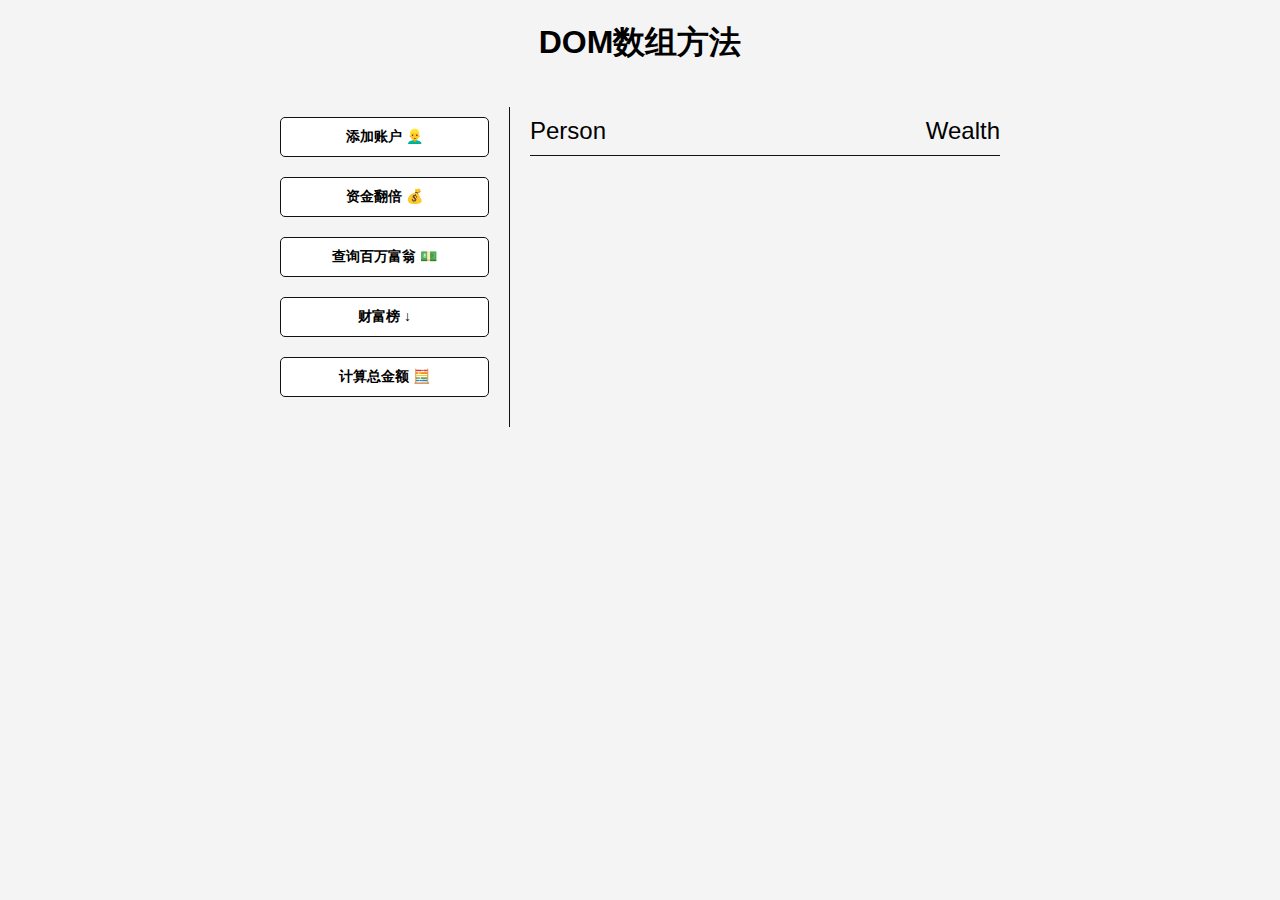
<file: DOM数组操作/index.html>
<!DOCTYPE html>
<html lang="en">
  <head>
    <meta charset="UTF-8" />
    <meta name="viewport" content="width=device-width, initial-scale=1.0" />
    <link rel="stylesheet" href="style.css" />
    <title>DOM数组方法</title>
  </head>
  <body>
    <h1>DOM数组方法</h1>
    <div class="container">
      <aside>
        <button id="add-user">添加账户 👱‍♂️</button>
        <button id="double">资金翻倍 💰</button>
        <button id="show-millionaires">查询百万富翁 💵</button>
        <button id="sort">财富榜 ↓</button>
        <button id="calculate-wealth">计算总金额 🧮</button>
      </aside>

      <main id="main">
        <h2>
          <strong>Person</strong>
          Wealth
        </h2>
      </main>
    </div>
    <script src="script.js"></script>
  </body>
</html>
</file>
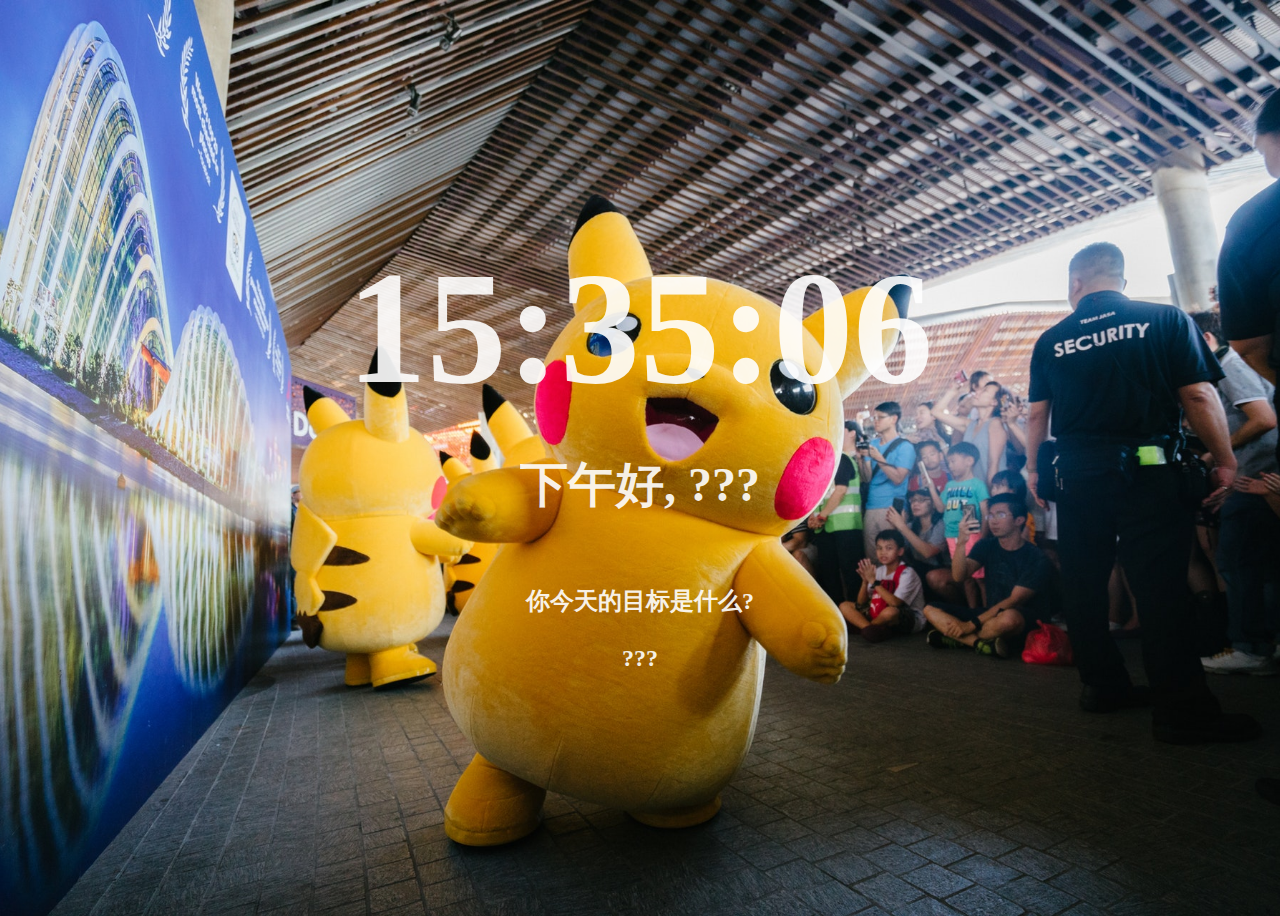
<file: 动态时间页面/index.html>
<!DOCTYPE html>
<html lang="en">
  <head>
    <meta charset="UTF-8" />
    <meta http-equiv="X-UA-Compatible" content="IE=edge" />
    <meta name="viewport" content="width=device-width, initial-scale=1.0" />
    <link rel="stylesheet" href="style.css" />
    <title>Document</title>
  </head>
  <body>
    <time id="time"></time>
    <h1>
      <span id="greeding"></span>
      <span id="name" contenteditable="true"></span>
    </h1>
    <h2>你今天的目标是什么?</h2>
    <h2 id="plan" contenteditable="true"></h2>

    <script src="script.js"></script>
  </body>
</html>
</file>
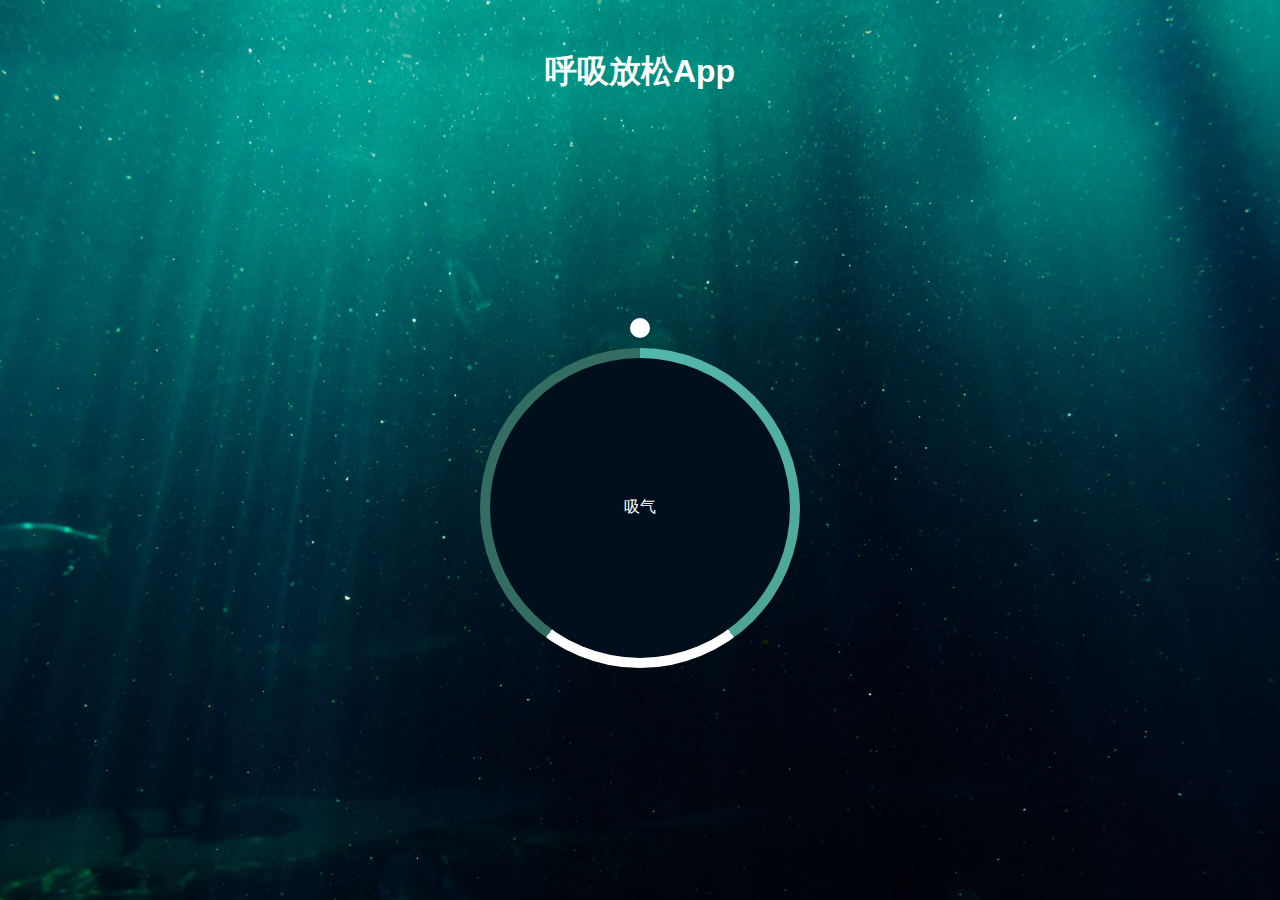
<file: 呼气吸气App/index.html>
<!DOCTYPE html>
<html lang="en">
  <head>
    <meta charset="UTF-8" />
    <meta http-equiv="X-UA-Compatible" content="IE=edge" />
    <meta name="viewport" content="width=device-width, initial-scale=1.0" />
    <link rel="stylesheet" href="style.css" />
    <title>呼吸吸气App</title>
  </head>
  <body>
    <h1>呼吸放松App</h1>
    <div class="container" id="container">
      <p id="text"></p>
      <div class="circle"></div>
      <div class="pointer-container">
        <span class="pointer"></span>
      </div>
      <div class="gradient-cicle"></div>
    </div>

    <script src="script.js"></script>
  </body>
</html>
</file>
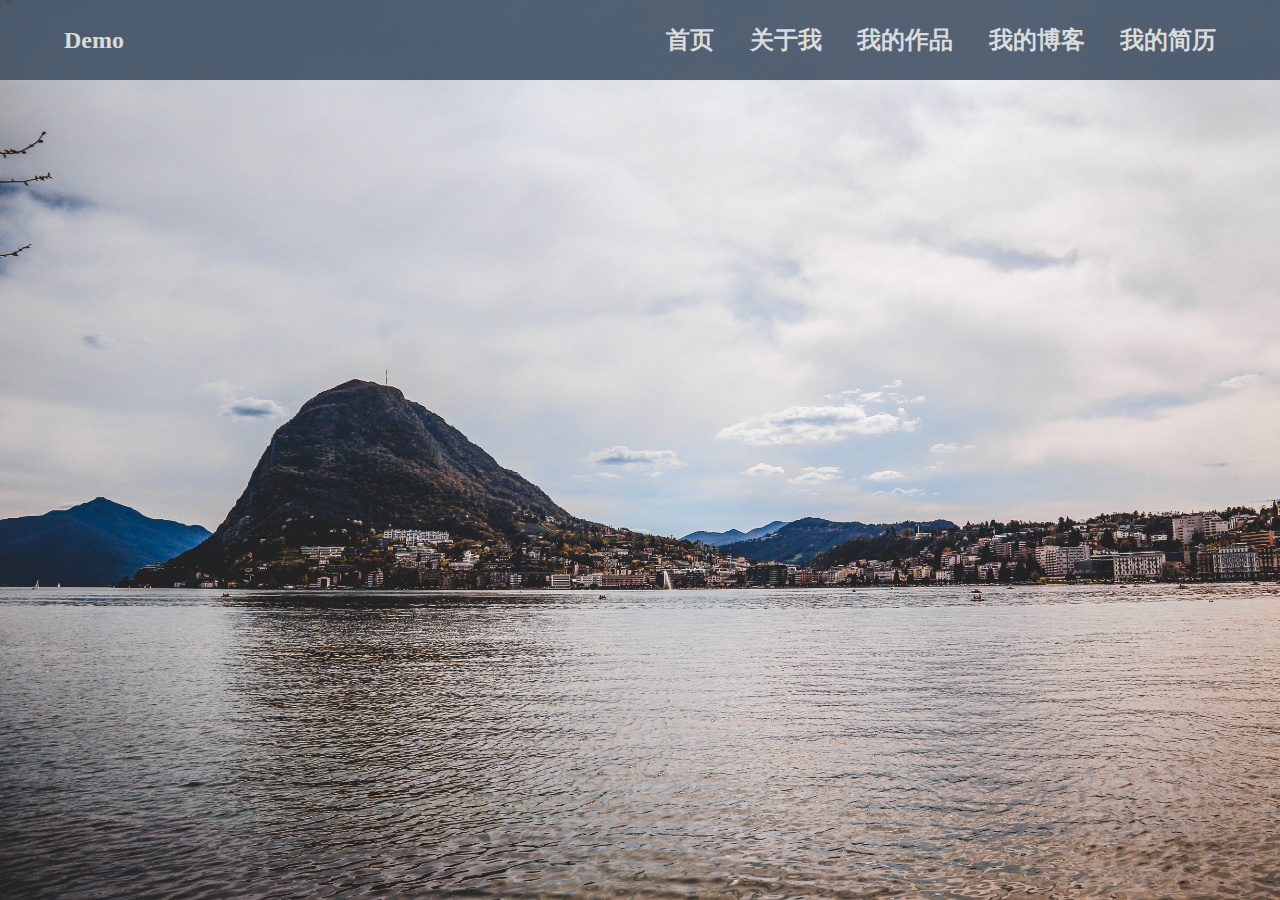
<file: 响应式菜单/index.html>
<!DOCTYPE html>
<html lang="en">
  <head>
    <meta charset="UTF-8" />
    <meta http-equiv="X-UA-Compatible" content="IE=edge" />
    <meta name="viewport" content="width=device-width, initial-scale=1.0" />
    <link rel="stylesheet" href="style.css" />
    <title>响应式菜单</title>
  </head>
  <body>
    <nav>
      <div class="logo">Demo</div>
      <ul class="nav-menu">
        <li>首页</li>
        <li>关于我</li>
        <li>我的作品</li>
        <li>我的博客</li>
        <li>我的简历</li>
      </ul>
      <div class="burget">
        <div class="top-line"></div>
        <div class="mid-line"></div>
        <div class="bottom-line"></div>
      </div>
    </nav>
    <main></main>
  </body>

  <script src="script.js"></script>
</html>
</file>
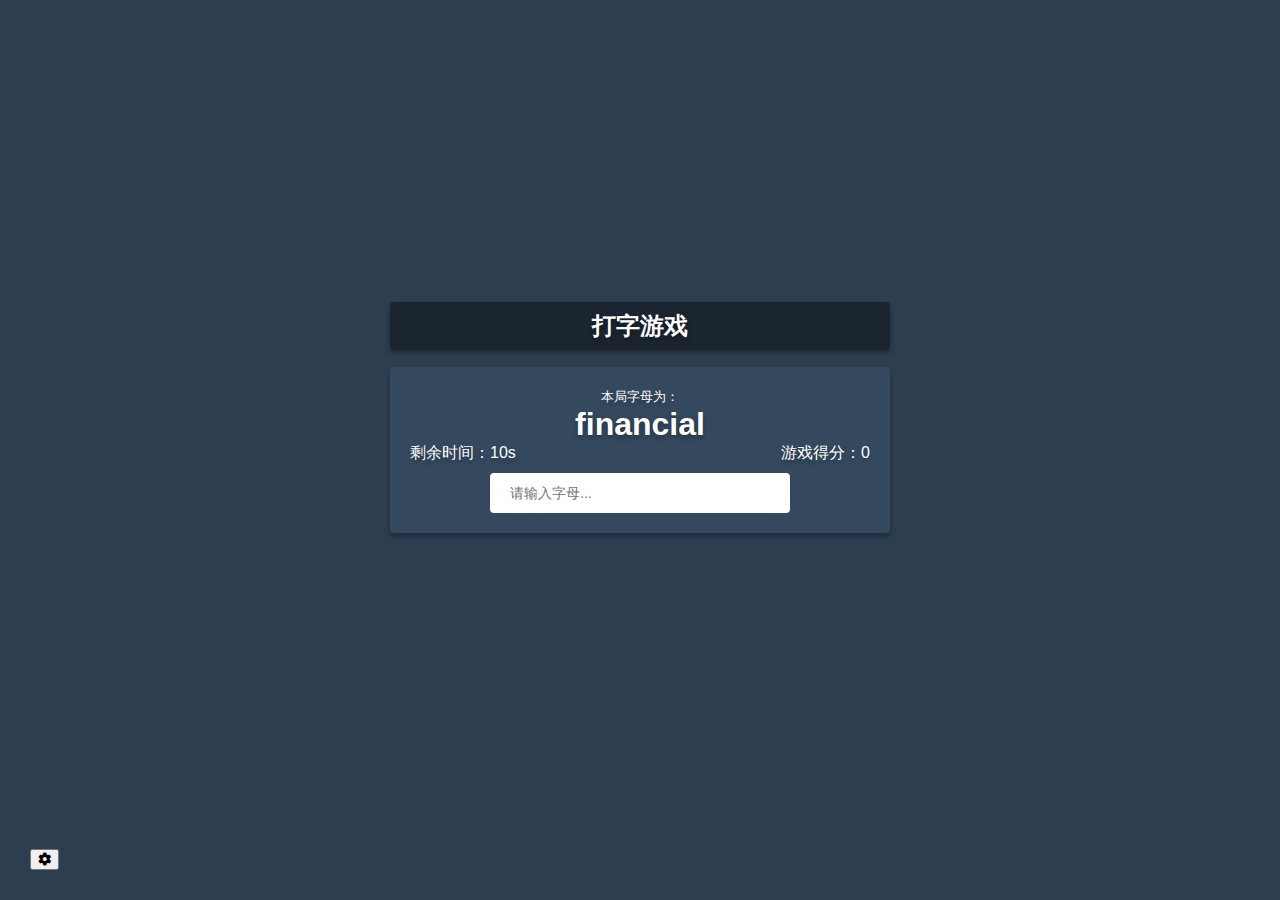
<file: 打字游戏/index.html>
<!DOCTYPE html>
<html lang="en">
  <head>
    <meta charset="UTF-8" />
    <meta http-equiv="X-UA-Compatible" content="IE=edge" />
    <meta name="viewport" content="width=device-width, initial-scale=1.0" />
    <link
      rel="stylesheet"
      href="https://cdn.bootcdn.net/ajax/libs/font-awesome/5.15.3/css/all.css"
    />
    <link rel="stylesheet" href="style.css" />
    <title>打字游戏</title>
  </head>
  <body>
    <button class="setting">
      <i class="fas fa-cog"></i>
    </button>

    <div class="form-container">
      <form>
        <label for="diffcuity">难度设置</label>
        <select id="diffcuity">
          <option value="easy">简单</option>
          <option value="medium">中等</option>
          <option value="hard">困难</option>
        </select>
      </form>
    </div>

    <div class="container">
      <h2>打字游戏</h2>
      <small>本局字母为：</small>
      <h1 id="word"></h1>
      <input
        type="text"
        id="text"
        autocomplete="off"
        placeholder="请输入字母..."
      />
      <p class="time-container">剩余时间：<span id="time">10s</span></p>
      <p class="score-container">游戏得分：<span id="score">0</span></p>
      <div id="end-game-container" class="end-game-container"></div>
    </div>

    <script src="script.js"></script>
  </body>
</html>
</file>
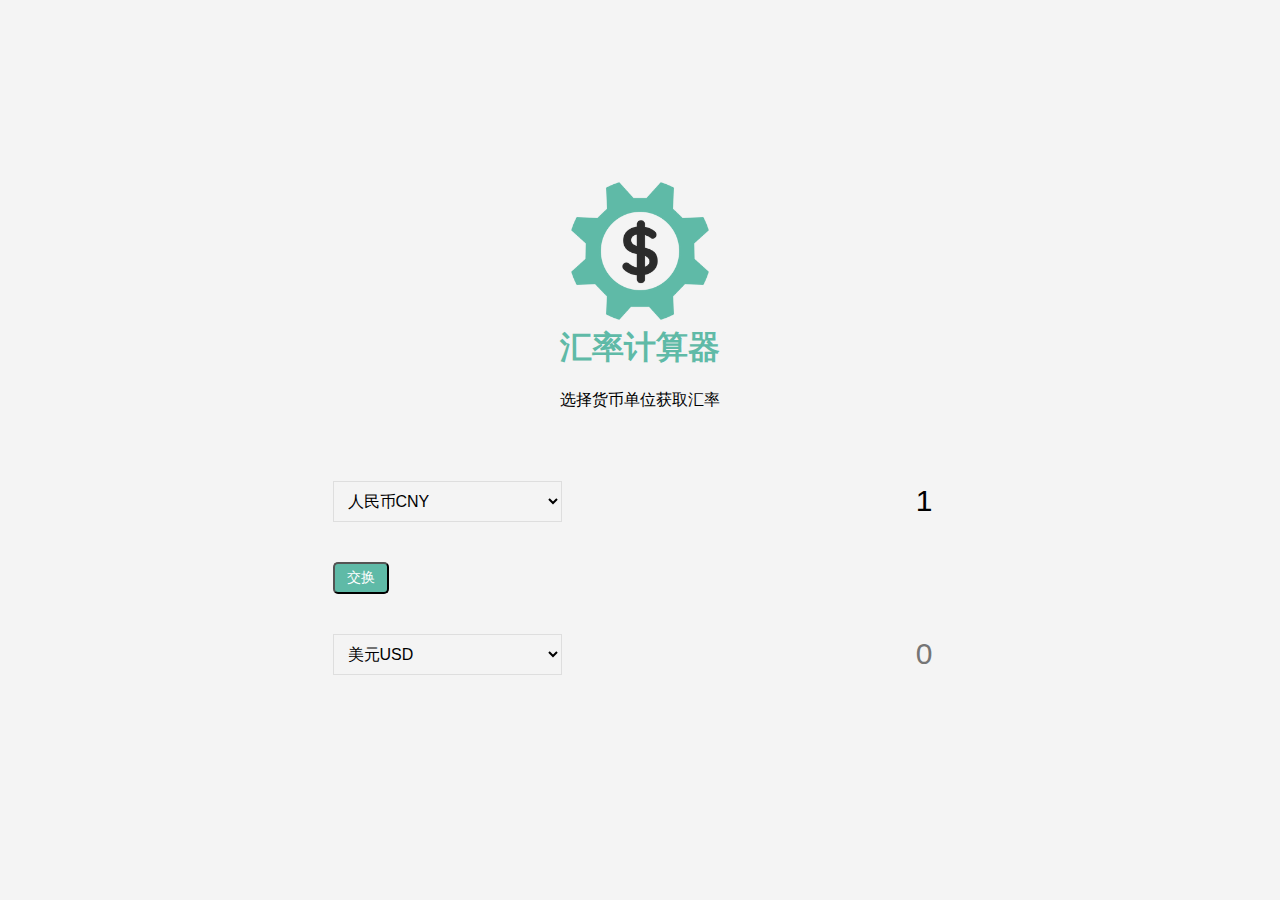
<file: 汇率转换器/index.html>
<!DOCTYPE html>
<html lang="en">
  <head>
    <meta charset="UTF-8" />
    <meta name="viewport" content="width=device-width, initial-scale=1.0" />
    <meta http-equiv="X-UA-Compatible" content="ie=edge" />
    <title>汇率计算器</title>
    <link rel="stylesheet" href="style.css" />
  </head>
  <body>
    <img src="img/money.png" alt="" class="money-img" />
    <h1>汇率计算器</h1>
    <p>选择货币单位获取汇率</p>

    <div class="container">
      <div class="currency">
        <select id="currency-one">
          <option value="AED">阿联酋迪拉姆AED</option>
          <option value="ARS">阿根廷比索ARS</option>
          <option value="AUD">澳元AUD</option>
          <option value="BGN">保加利亚列弗BGN</option>
          <option value="BRL">巴西雷亚尔BRL</option>
          <option value="BSD">白俄罗斯卢布BYR</option>
          <option value="CNY" selected>人民币CNY</option>
          <option value="DKK">丹麦克朗DKK</option>
          <option value="EGP">埃及镑EGP</option>
          <option value="EUR">欧元EUR</option>
          <option value="FJD">斐济美元FJD</option>
          <option value="GBP">英镑GBP</option>
          <option value="GTQ">危地马拉格查儿GTQ</option>
          <option value="HKD">港元HKD</option>
          <option value="HRK">克罗地亚库纳HRK</option>
          <option value="HUF">匈牙利福林HUF</option>
          <option value="IDR">印尼盾IDR</option>
          <option value="ILS">以色列新锡克尔ILS</option>
          <option value="INR">印度卢比INR</option>
          <option value="ISK">冰岛克朗ISK</option>
          <option value="JPY">日元JPY</option>
          <option value="KRW">韩元KRW</option>
          <option value="KZT">哈萨克斯坦坚强戈KZT</option>
          <option value="MXN">墨西哥比索MXN</option>
          <option value="MYR">马来西亚林吉特MYR</option>
          <option value="NOK">挪威克朗NOK</option>
          <option value="NZD">新西兰元NZD</option>
          <option value="PAB">巴拿马巴波亚PAB</option>
          <option value="PEN">秘鲁索尔PEN</option>
          <option value="PHP">菲律宾比索PHP</option>
          <option value="PKR">巴基斯坦卢比PKR</option>
          <option value="PLN">波兰兹罗提PLN</option>
          <option value="PYG">巴拉圭瓜拉尼PYG</option>
          <option value="RON">罗马尼亚新列伊RON</option>
          <option value="RUB">卢布RUB</option>
          <option value="SAR">沙特阿拉伯人里亚尔SAR</option>
          <option value="SEK">瑞典克朗SEK</option>
          <option value="SGD">新加坡元SGD</option>
          <option value="THB">泰铢THB</option>
          <option value="TRY">新土耳其里拉TRY</option>
          <option value="TWD">新台币TWD</option>
          <option value="UAH">乌克兰格里夫纳UAH</option>
          <option value="USD">美元USD</option>
          <option value="UYU">乌拉圭比索UYU</option>
          <option value="VND">越南盾VND</option>
          <option value="ZAR">南非兰特ZAR</option>
        </select>
        <input type="number" id="amount-one" placeholder="0" value="1" />
      </div>

      <div class="swap-rate-container">
        <button class="btn" id="swap">
          交换
        </button>
        <div class="rate" id="rate"></div>
      </div>

      <div class="currency">
        <select id="currency-two">
          <option value="AED">阿联酋迪拉姆AED</option>
          <option value="ARS">阿根廷比索ARS</option>
          <option value="AUD">澳元AUD</option>
          <option value="BGN">保加利亚列弗BGN</option>
          <option value="BRL">巴西雷亚尔BRL</option>
          <option value="BSD">白俄罗斯卢布BYR</option>
          <option value="CNY">人民币CNY</option>
          <option value="DKK">丹麦克朗DKK</option>
          <option value="EGP">埃及镑EGP</option>
          <option value="EUR">欧元EUR</option>
          <option value="FJD">斐济美元FJD</option>
          <option value="GBP">英镑GBP</option>
          <option value="GTQ">危地马拉格查儿GTQ</option>
          <option value="HKD">港元HKD</option>
          <option value="HRK">克罗地亚库纳HRK</option>
          <option value="HUF">匈牙利福林HUF</option>
          <option value="IDR">印尼盾IDR</option>
          <option value="ILS">以色列新锡克尔ILS</option>
          <option value="INR">印度卢比INR</option>
          <option value="ISK">冰岛克朗ISK</option>
          <option value="JPY">日元JPY</option>
          <option value="KRW">韩元KRW</option>
          <option value="KZT">哈萨克斯坦坚强戈KZT</option>
          <option value="MXN">墨西哥比索MXN</option>
          <option value="MYR">马来西亚林吉特MYR</option>
          <option value="NOK">挪威克朗NOK</option>
          <option value="NZD">新西兰元NZD</option>
          <option value="PAB">巴拿马巴波亚PAB</option>
          <option value="PEN">秘鲁索尔PEN</option>
          <option value="PHP">菲律宾比索PHP</option>
          <option value="PKR">巴基斯坦卢比PKR</option>
          <option value="PLN">波兰兹罗提PLN</option>
          <option value="PYG">巴拉圭瓜拉尼PYG</option>
          <option value="RON">罗马尼亚新列伊RON</option>
          <option value="RUB">卢布RUB</option>
          <option value="SAR">沙特阿拉伯人里亚尔SAR</option>
          <option value="SEK">瑞典克朗SEK</option>
          <option value="SGD">新加坡元SGD</option>
          <option value="THB">泰铢THB</option>
          <option value="TRY">新土耳其里拉TRY</option>
          <option value="TWD">新台币TWD</option>
          <option value="UAH">乌克兰格里夫纳UAH</option>
          <option value="USD" selected>美元USD</option>
          <option value="UYU">乌拉圭比索UYU</option>
          <option value="VND">越南盾VND</option>
          <option value="ZAR">南非兰特ZAR</option>
        </select>
        <input type="number" id="amount-two" placeholder="0" />
      </div>
    </div>

    <script src="script.js"></script>
  </body>
</html>
</file>
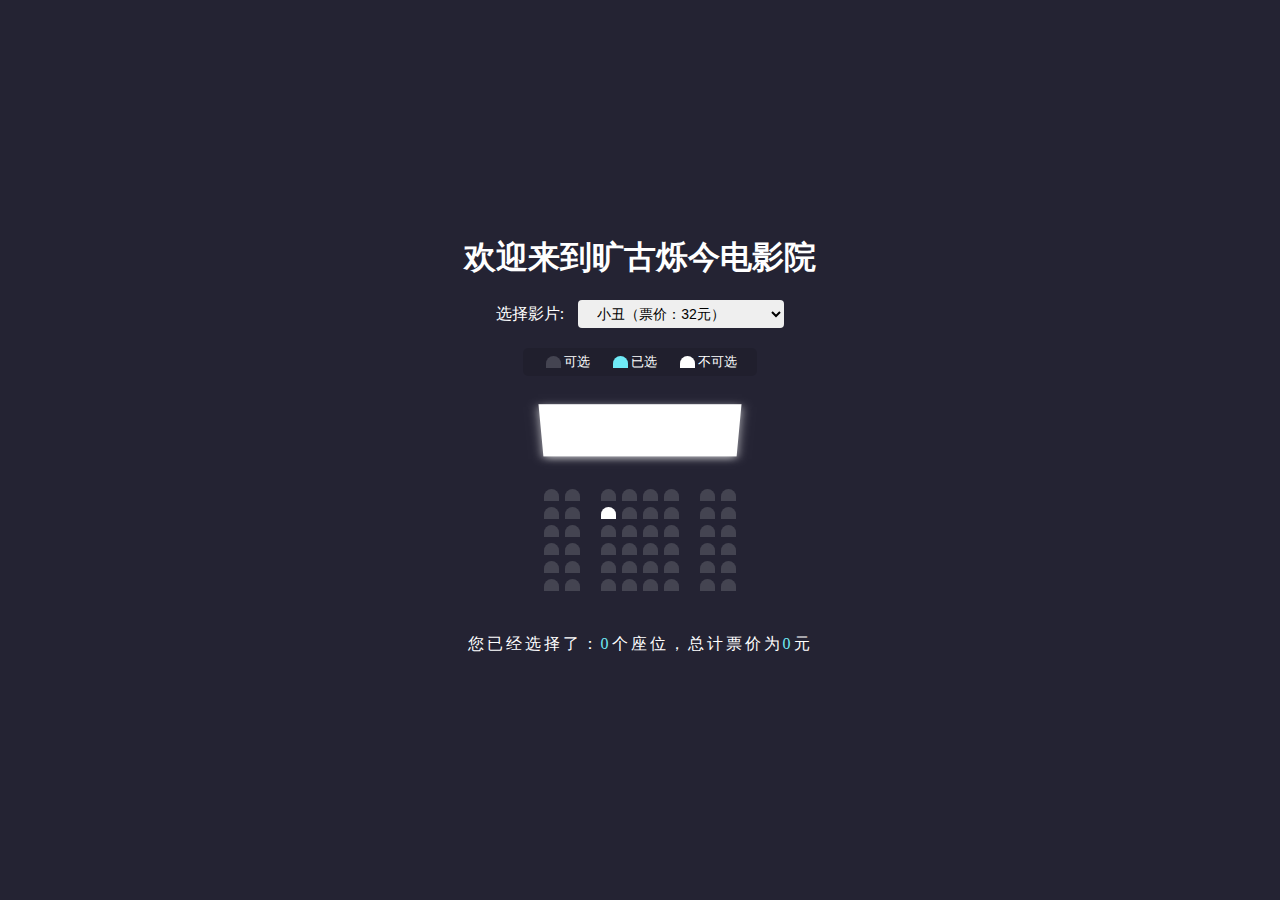
<file: 电影座位预定/index.html>
<!DOCTYPE html>
<html lang="en">
  <head>
    <meta charset="UTF-8" />
    <meta http-equiv="X-UA-Compatible" content="IE=edge" />
    <meta name="viewport" content="width=device-width, initial-scale=1.0" />
    <link rel="stylesheet" href="style.css" />
    <title>电影座位预定</title>
  </head>
  <body>
    <h1 class="title">欢迎来到旷古烁今电影院</h1>
    <div class="movie-container">
      <label>选择影片:</label>
      <select class="movie">
        <option value="32">小丑（票价：32元）</option>
        <option value="35">钢铁侠（票价：35元）</option>
        <option value="36">美国队长（票价：36元）</option>
        <option value="42">地球往事（票价42元）</option>
      </select>
    </div>
    <ul class="showcase">
      <li>
        <div class="seat"></div>
        <small>可选</small>
      </li>
      <li>
        <div class="seat selected"></div>
        <small>已选</small>
      </li>
      <li>
        <div class="seat occupied"></div>
        <small>不可选</small>
      </li>
    </ul>

    <div class="container">
      <div class="screen"></div>

      <div class="row">
        <div class="seat"></div>
        <div class="seat"></div>
        <div class="seat"></div>
        <div class="seat"></div>
        <div class="seat"></div>
        <div class="seat"></div>
        <div class="seat"></div>
        <div class="seat"></div>
      </div>

      <div class="row">
        <div class="seat"></div>
        <div class="seat"></div>
        <div class="seat occupied"></div>
        <div class="seat"></div>
        <div class="seat"></div>
        <div class="seat"></div>
        <div class="seat"></div>
        <div class="seat"></div>
      </div>

      <div class="row">
        <div class="seat"></div>
        <div class="seat"></div>
        <div class="seat"></div>
        <div class="seat"></div>
        <div class="seat"></div>
        <div class="seat"></div>
        <div class="seat"></div>
        <div class="seat"></div>
      </div>

      <div class="row">
        <div class="seat"></div>
        <div class="seat"></div>
        <div class="seat"></div>
        <div class="seat"></div>
        <div class="seat"></div>
        <div class="seat"></div>
        <div class="seat"></div>
        <div class="seat"></div>
      </div>

      <div class="row">
        <div class="seat"></div>
        <div class="seat"></div>
        <div class="seat"></div>
        <div class="seat"></div>
        <div class="seat"></div>
        <div class="seat"></div>
        <div class="seat"></div>
        <div class="seat"></div>
      </div>

      <div class="row">
        <div class="seat"></div>
        <div class="seat"></div>
        <div class="seat"></div>
        <div class="seat"></div>
        <div class="seat"></div>
        <div class="seat"></div>
        <div class="seat"></div>
        <div class="seat"></div>
      </div>
    </div>

    <div class="text">
      您已经选择了：<span id="count">0</span>个座位，总计票价为<span id="total"
        >0</span
      >元
    </div>

    <script src="script.js"></script>
  </body>
</html>
</file>
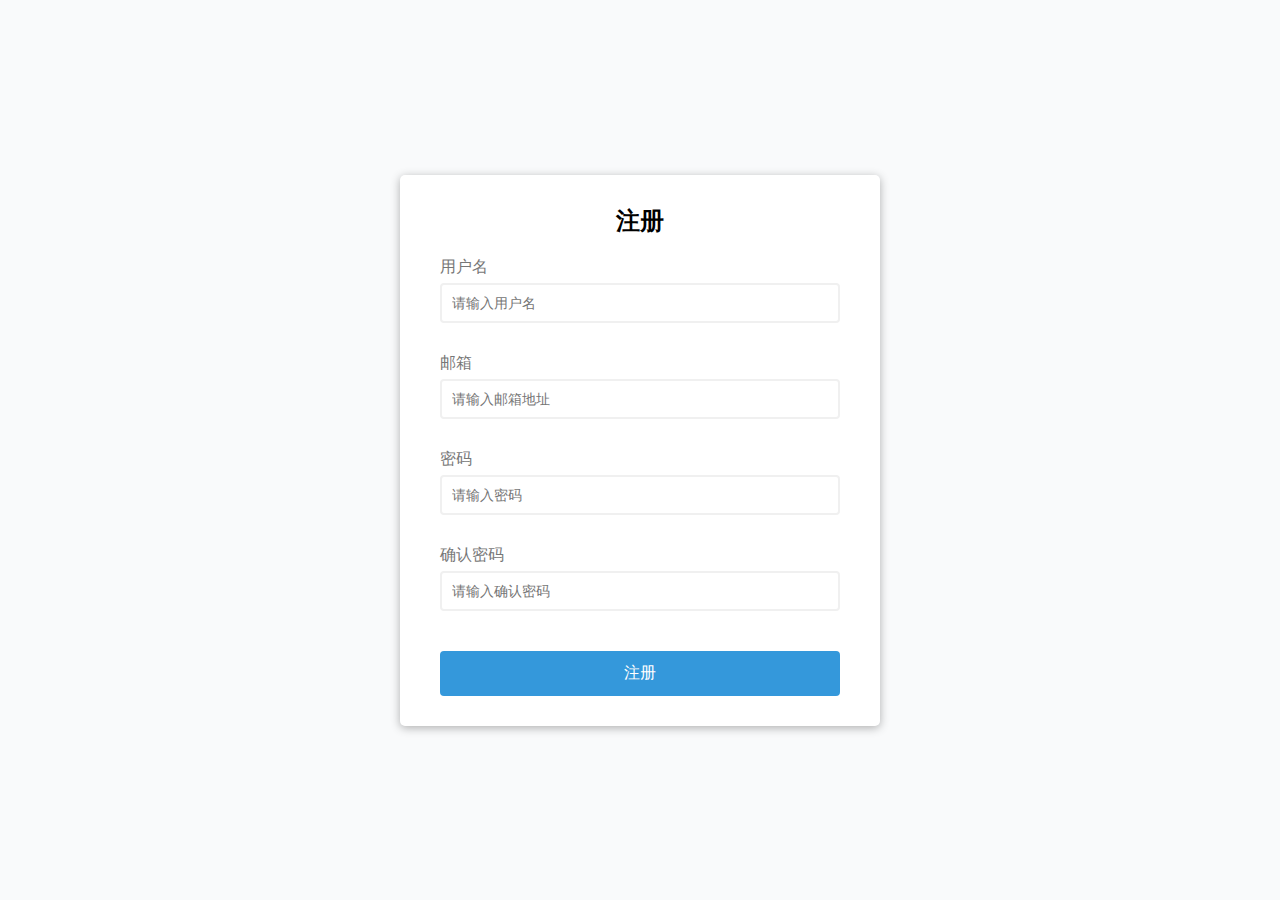
<file: 表单验证/index.html>
<!DOCTYPE html>
<html lang="en">
  <head>
    <meta charset="UTF-8" />
    <meta http-equiv="X-UA-Compatible" content="IE=edge" />
    <meta name="viewport" content="width=device-width, initial-scale=1.0" />
    <link rel="stylesheet" href="style.css" />
    <title>注册表单</title>
  </head>
  <body>
    <div class="container">
      <form id="form" class="form">
        <h2 class="title">注册</h2>
        <div class="form-control">
          <label for="username">用户名</label>
          <input
            type="text"
            id="username"
            placeholder="请输入用户名"
            autocomplete="username"
          />
          <small>错误提示</small>
        </div>
        <div class="form-control">
          <label for="email">邮箱</label>
          <input
            type="text"
            id="email"
            placeholder="请输入邮箱地址"
            autocomplete="email"
          />
          <small>错误提示</small>
        </div>
        <div class="form-control">
          <label for="password">密码</label>
          <input
            type="password"
            name="password"
            id="password"
            placeholder="请输入密码"
            autocomplete="new-password"
          />
          <small>错误提示</small>
        </div>
        <div class="form-control">
          <label for="confirmPassword">确认密码</label>
          <input
            type="password"
            name="confirmPassword"
            id="confirmPassword"
            placeholder="请输入确认密码"
            autocomplete="new-password"
          />
          <small>错误提示</small>
        </div>
        <button type="submit">注册</button>
      </form>
    </div>

    <script src="script.js"></script>
  </body>
</html>
</file>
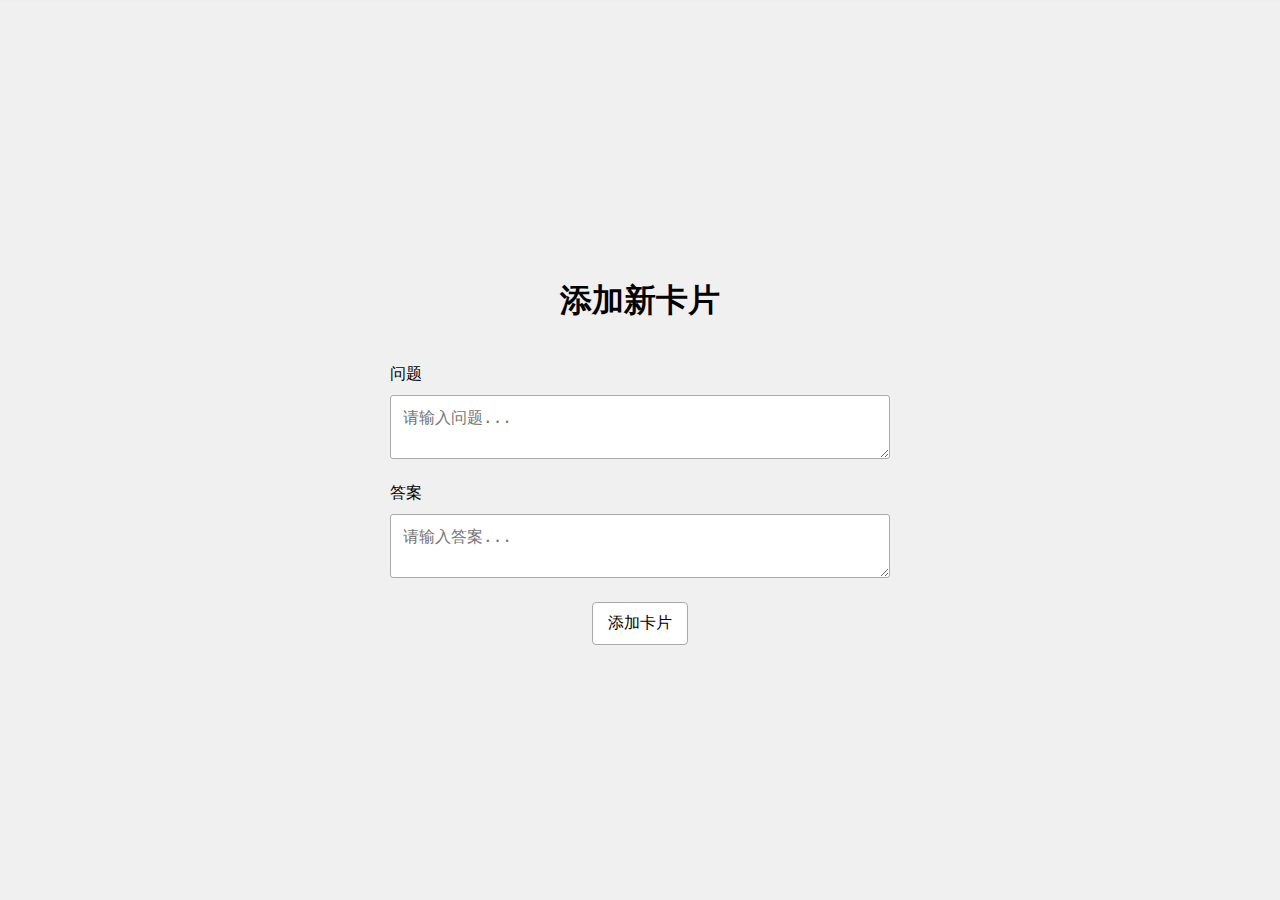
<file: 记忆卡片/index.html>
<!DOCTYPE html>
<html lang="en">
  <head>
    <meta charset="UTF-8" />
    <meta name="viewport" content="width=device-width, initial-scale=1.0" />
    <link
      rel="stylesheet"
      href="https://cdnjs.cloudflare.com/ajax/libs/font-awesome/5.12.1/css/all.min.css"
      integrity="sha256-mmgLkCYLUQbXn0B1SRqzHar6dCnv9oZFPEC1g1cwlkk="
      crossorigin="anonymous"
    />
    <link rel="stylesheet" href="style.css" />
    <title>记忆卡片</title>
  </head>
  <body>
    <button id="clear" class="clear btn">
      <i class="fas fa-trash"></i> 一键清除
    </button>

    <h1>
      记忆卡片
      <button id="show" class="btn btn-small">
        <i class="fas fa-plus"></i>添加新卡片
      </button>
    </h1>

    <div class="cards" id="cards-container">
      <!-- <div class="card active">
        <div class="inner-card">
          <div class="inner-card-front">
            <p>是什么JavaScript?</p>
          </div>
          <div class="inner-card-back">
            <p>
              JavaScript（简称“JS”）
              是一种具有函数优先的轻量级，解释型或即时编译型的编程语言。
            </p>
          </div>
        </div>
      </div>
      <div class="card left">
        <div class="inner-card">
          <div class="inner-card-front">
            <p>ECMAScript和JavaScript的关系？</p>
          </div>
          <div class="inner-card-back">
            <p>
              JavaScript的标准是ECMAScript，JS由ECMAScript，文档对象模型（DOM），浏览器对象模型（BOM）组成。
            </p>
          </div>
        </div>
      </div> -->
    </div>

    <div class="navigation">
      <button id="prev" class="nav-button">
        <i class="fas fa-arrow-left"></i>
      </button>
      <p id="current"></p>
      <button id="next" class="nav-button">
        <i class="fas fa-arrow-right"></i>
      </button>
    </div>

    <div id="add-container" class="add-container show">
      <h1>
        添加新卡片
        <button id="hide" class="btn btn-small btn-ghost">
          <i class="fas fa-times"></i>
        </button>
      </h1>
      <div class="form-group">
        <label for="question">问题</label>
        <textarea id="question" placeholder="请输入问题..."></textarea>
      </div>
      <div class="form-group">
        <label for="answer">答案</label>
        <textarea id="answer" placeholder="请输入答案..."></textarea>
      </div>
      <button id="add-card" class="btn">
        <i class="fas fa-plus"></i>添加卡片
      </button>
    </div>

    <script src="script.js"></script>
  </body>
</html>
</file>
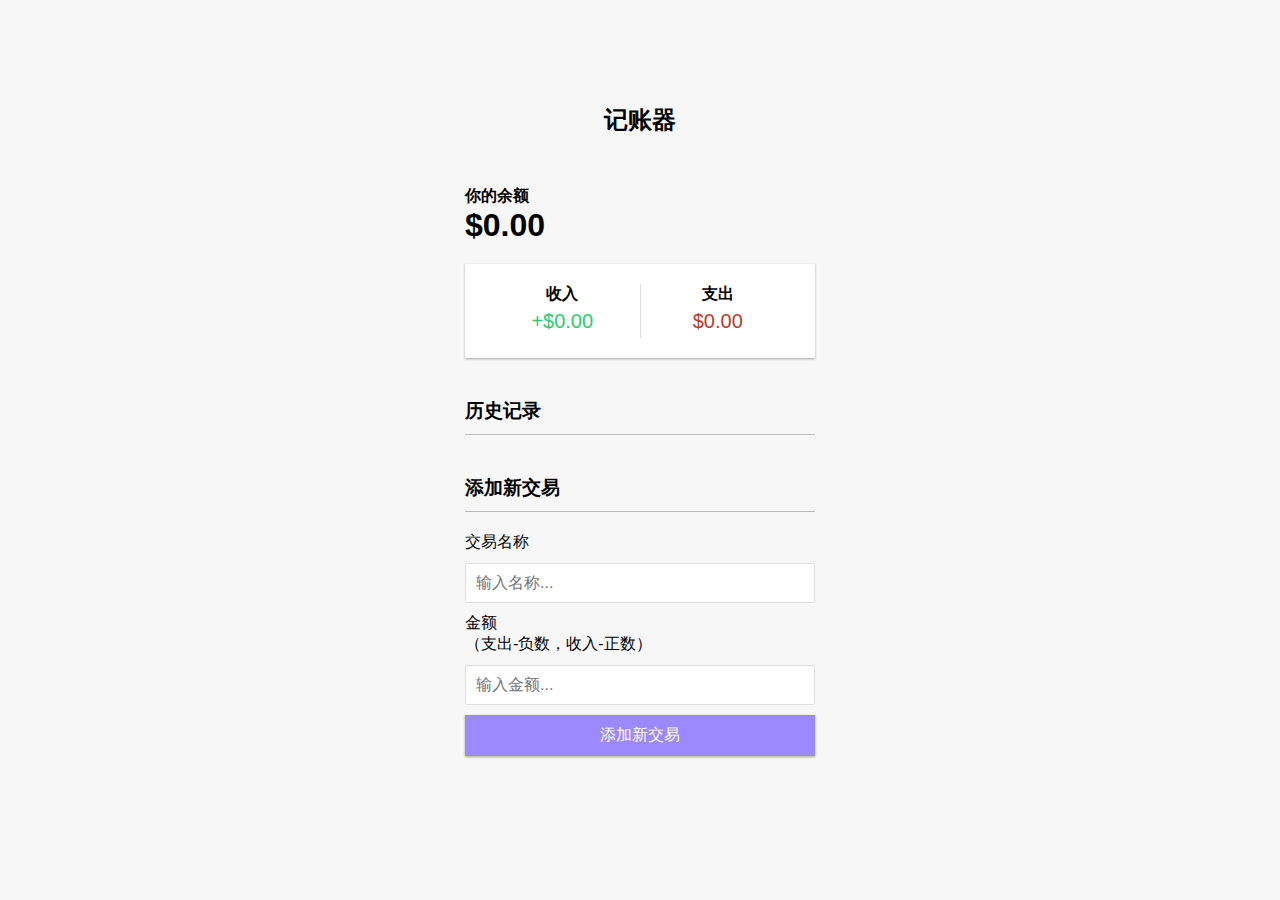
<file: 记账器/index.html>
<!DOCTYPE html>
<html lang="en">
  <head>
    <meta charset="UTF-8" />
    <meta name="viewport" content="width=device-width, initial-scale=1.0" />
    <link rel="stylesheet" href="style.css" />
    <title>记账器</title>
  </head>
  <body>
    <h2>记账器</h2>

    <div class="container">
      <h4>你的余额</h4>
      <h1 id="balance">$0.00</h1>
      <!-- 收支栏 -->
      <div class="inc-exp-container">
        <div>
          <h4>收入</h4>
          <p id="money-plus" class="money plus">+$0.00</p>
        </div>
        <div>
          <h4>支出</h4>
          <p id="money-minus" class="money minus">-$0.00</p>
        </div>
      </div>

      <!-- 历史记录 -->
      <h3>历史记录</h3>
      <ul id="list" class="list">
        <!-- <li class="minus">
          买书 <span>-$200</span><button class="delete-btn">x</button>
        </li> -->
      </ul>

      <!-- 添加新交易 -->
      <h3>添加新交易</h3>
      <form id="form">
        <div class="form-control">
          <label for="text">交易名称</label>
          <input type="text" id="text" placeholder="输入名称..." />
        </div>
        <div class="form-control">
          <label for="amount"
            >金额 <br />
            （支出-负数，收入-正数）</label
          >
          <input type="number" id="amount" placeholder="输入金额..." />
        </div>
        <button class="btn" type="submit">添加新交易</button>
      </form>
    </div>
    <script src="script.js"></script>
  </body>
</html>
</file>
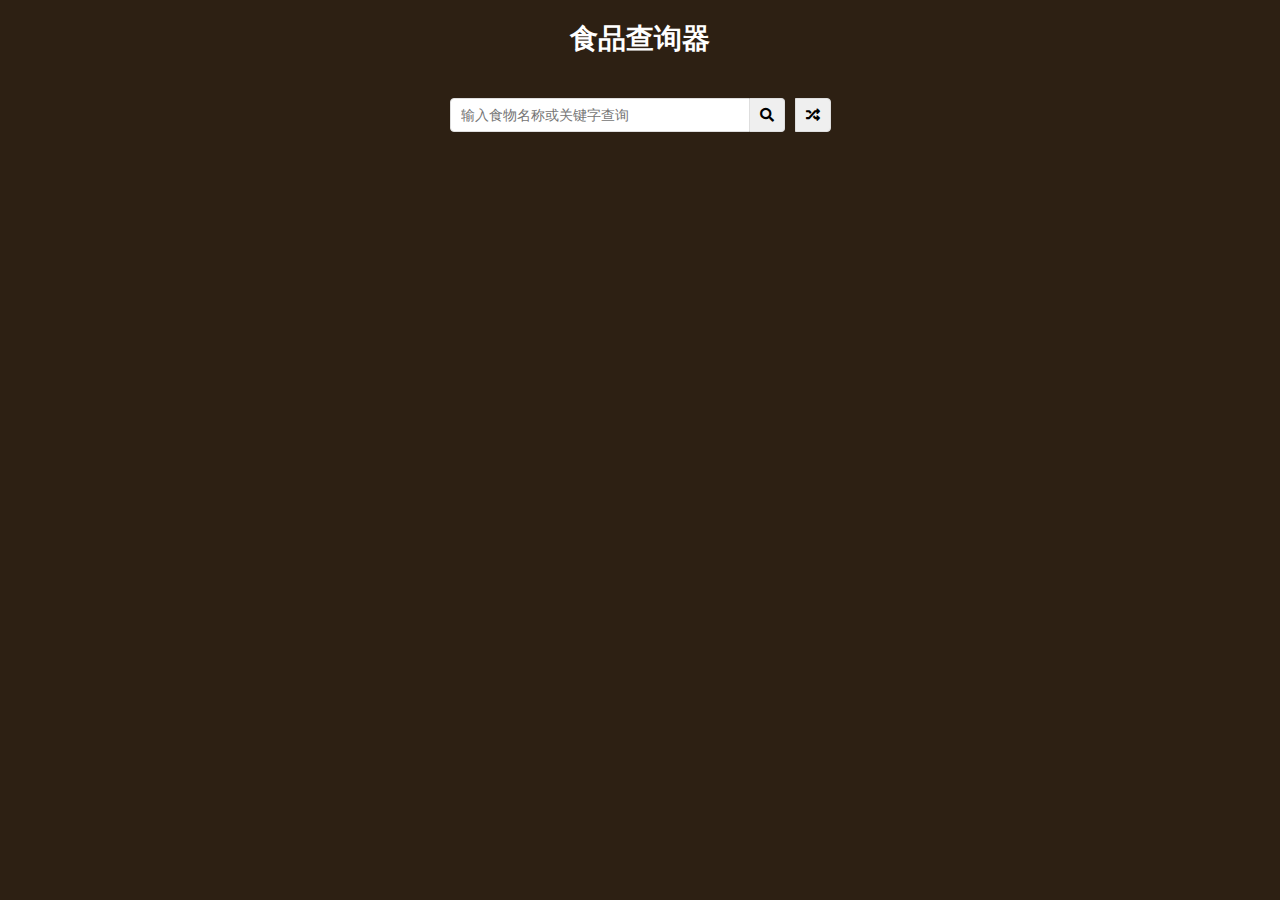
<file: 食品查询/index.html>
<!DOCTYPE html>
<html lang="en">
  <head>
    <meta charset="UTF-8" />
    <meta http-equiv="X-UA-Compatible" content="IE=edge" />
    <meta name="viewport" content="width=device-width, initial-scale=1.0" />
    <link
      rel="stylesheet"
      href="https://cdn.bootcdn.net/ajax/libs/font-awesome/5.15.3/css/all.css"
    />
    <link rel="stylesheet" href="style.css" />
    <title>食物查询</title>
  </head>
  <body>
    <div class="container">
      <h1>食品查询器</h1>
      <div class="flex">
        <form class="flex" id="submit">
          <input
            type="text"
            id="search"
            placeholder="输入食物名称或关键字查询"
          />
          <button class="search-btn" id="random">
            <i class="fas fa-search"></i>
          </button>
        </form>
        <button class="random-btn" id="random">
          <i class="fas fa-random"></i>
        </button>
      </div>
      <div id="result-heading"></div>
      <div id="meals" class="meals"></div>
      <div id="single-meals"></div>
    </div>
    <script src="script.js"></script>
  </body>
</html>
</file>
<file: DOM数组操作/style.css>
* {
  box-sizing: border-box;
}

body {
  background-color: #f4f4f4;
  font-family: Arial, Helvetica, sans-serif;
  display: flex;
  flex-direction: column;
  align-items: center;
  min-height: 100vh;
  margin: 0;
}

.container {
  display: flex;
  padding: 20px;
  margin: 0 auto;
  max-width: 100%;
  width: 800px;
}

aside {
  padding: 10px 20px;
  width: 250px;
  border-right: 1px solid #111;
}

button {
  cursor: pointer;
  background-color: #fff;
  border: solid 1px #111;
  border-radius: 5px;
  display: block;
  width: 100%;
  padding: 10px;
  margin-bottom: 20px;
  font-weight: bold;
  font-size: 14px;
}

main {
  flex: 1;
  padding: 10px 20px;
}

h2 {
  border-bottom: 1px solid #111;
  padding-bottom: 10px;
  display: flex;
  justify-content: space-between;
  font-weight: 300;
  margin: 0 0 20px;
}

h3 {
  border-bottom: 1px solid #111;
  padding: 10px;
  display: flex;
  justify-content: space-between;
  font-weight: 300;
  margin: 20px 0 0;
  background-color: #fff;
}

.person {
  display: flex;
  justify-content: space-between;
  font-size: 20px;
  margin-bottom: 10px;
}
</file>
<file: 动态时间页面/style.css>
* {
  box-sizing: border-box;
}

body {
  height: 100vh;
  display: flex;
  flex-direction: column;
  justify-content: center;
  align-items: center;
  overflow: hidden;
  color: white;
}

#time {
  font-size: 10em;
  font-weight: bold;
  opacity: 0.9;
}

h1 {
  margin-bottom: 3rem;
  font-size: 3rem;
  opacity: 0.9;
}

h2 {
  margin-bottom: 0.5rem;
  opacity: 0.9;
}

span,
h2:focus {
  outline: none;
}
</file>
<file: 呼气吸气App/style.css>
* {
  box-sizing: border-box;
}

body {
  background: url("img/bg.jpg") no-repeat center center/cover;
  min-height: 100vh;
  color: white;
  font-family: Arial, Helvetica, sans-serif;
  margin: 0;
  overflow-y: hidden;
  display: flex;
  flex-direction: column;
  align-items: center;
}

h1 {
  margin-top: 50px;
}

.container {
  display: flex;
  flex-direction: column;
  align-items: center;
  justify-content: center;
  margin: auto;
  height: 300px;
  width: 300px;
  position: relative;
  transform: scale(1);
}
.circle {
  background-color: #010f1c;
  width: 100%;
  height: 100%;
  border-radius: 50%;
  position: absolute;
  top: 0;
  left: 0;
  z-index: -1;
}
.gradient-cicle {
  background: conic-gradient(
    #55b7ac 0%,
    #4ca493 40%,
    #fff 40%,
    #fff 60%,
    #336d62 60%,
    #336d62 100%
  );
  height: 320px;
  width: 320px;
  border-radius: 50%;
  position: absolute;
  top: -10px;
  left: -10px;
  z-index: -2;
}

.pointer-container {
  position: absolute;
  top: -40px;
  left: 140px;
  width: 20px;
  height: 190px;
  animation: rotate 7.5s linear forwards infinite;
  transform-origin: bottom center;
}

.pointer {
  width: 20px;
  height: 20px;
  background-color: #fff;
  border-radius: 50%;
  display: block;
}
@keyframes rotate {
  from {
    transform: rotate(0deg);
  }
  to {
    transform: rotate(360deg);
  }
}

.container.grow {
  animation: grow 3s linear forwards;
}

@keyframes grow {
  from {
    transform: scale(1);
  }
  to {
    transform: scale(1.2);
  }
}

.container.shrink {
  animation: shrink 3s linear forwards;
}

@keyframes shrink {
  from {
    transform: scale(1.2);
  }
  to {
    transform: scale(1);
  }
}
</file>
<file: 响应式菜单/style.css>
* {
  padding: 0;
  margin: 0;
  box-sizing: border-box;
  font-family: "Microsoft Yahei" sans-serif;
}

body {
  overflow: hidden;
}

main {
  background-image: url("./pexels-oleg-magni-1024615.jpg");
  width: 100vw;
  height: 100vh;
  background-size: cover;
}

nav {
  position: absolute;
  top: 0;
  left: 0;
  right: 0;
  display: flex;
  align-items: center;
  justify-content: space-between;
  padding: 0 5vw;
  height: 80px;
  background-color: rgba(65, 81, 101, 0.9);
}

.logo {
  font-size: 24px;
  font-weight: 600;
  color: #dadbdb;
  flex: 1;
}

.nav-menu {
  flex: 1;
  display: flex;
  justify-content: space-between;
  max-width: 550px;
}

.nav-menu li {
  list-style: none;
  font-size: 24px;
  font-weight: 600;
  color: #dadbdb;
}

.burget div {
  width: 25px;
  height: 3px;
  background: #dadbdb;
  margin: 4px;
}

.burget {
  display: none;
}

@media screen and (max-width: 960px) {
  .nav-menu {
    position: absolute;
    top: 80px;
    right: 0;
    bottom: 0;
    width: 30vw;
    height: calc(100vh - 80px);
    background-color: rgba(65, 81, 101, 0.9);
    flex-direction: column;
    align-items: center;
    justify-content: flex-start;
    transform: translateX(100%);
    transition: 0.4s ease-in-out;
  }

  .burget {
    display: block;
    cursor: pointer;
  }
  .burget.active div {
    transition: 0.3s ease-in-out 0.3s;
  }

  .burget.active .top-line {
    transform: rotate(45deg) translate(4px, 6px);
  }
  .burget.active .mid-line {
    opacity: 0;
    transform: translateX(10px);
    transition: 0.3s ease-in-out;
  }
  .burget.active .bottom-line {
    transform: rotate(-45deg) translate(4px, -6px);
  }

  .nav-menu li {
    margin: 3vh;
    transform: translateX(20px);
    opacity: 0;
  }
  .nav-menu.active {
    transform: translateX(0);
  }

  @keyframes slideIn {
    from {
      transform: translateX(20px);
      opacity: 0;
    }
    to {
      transform: translateX(0);
      opacity: 1;
    }
  }
}
</file>
<file: 打字游戏/style.css>
* {
  box-sizing: border-box;
}

body {
  background-color: #2c3e50;
  min-height: 100vh;
  margin: 0;
  display: flex;
  flex-direction: column;
  justify-content: center;
  align-items: center;
  font-family: Arial, Helvetica, sans-serif;
}

.setting {
  position: absolute;
  bottom: 30px;
  left: 30px;
  cursor: pointer;
}

.form-container {
  position: absolute;
  top: 0;
  left: 0;
  width: 100%;
  height: 70px;
  background-color: rgba(0, 0, 0, 0.3);
  display: flex;
  align-items: center;
  justify-content: center;
  color: white;
  transform: translateY(-100%);
  transition: transform 0.3s ease-in-out;
}
.form-container.show {
  transform: translateY(0);
}

select {
  padding: 5px;
  width: 200px;
}
select:focus,
button:focus,
input:focus {
  outline: none;
}

.container {
  background-color: #34495e;
  box-shadow: 0 3px 5px rgba(0, 0, 0, 0.3);
  border-radius: 4px;
  width: 500px;
  padding: 20px;
  color: white;
  text-align: center;
  position: relative;
  text-shadow: 0 3px 5px rgba(0, 0, 0, 0.3);
}

h2 {
  background-color: rgba(0, 0, 0, 0.4);
  padding: 8px;
  border-radius: 4px;
  margin: 0 0 40px;
  position: absolute;
  top: -65px;
  width: 500px;
  left: 0;
  z-index: 1;
  box-shadow: 0 3px 5px rgba(0, 0, 0, 0.3);
}

h1 {
  margin: 0;
}

input {
  border: 0;
  border-radius: 4px;
  font-size: 14px;
  width: 300px;
  padding: 12px 20px;
  margin-top: 30px;
}
.time-container {
  position: absolute;
  top: 60px;
  left: 20px;
}
.score-container {
  position: absolute;
  top: 60px;
  right: 20px;
}

.end-game-container {
  background-color: inherit;
  display: none;
  align-items: center;
  justify-content: center;
  flex-direction: column;
  position: absolute;
  top: 0;
  left: 0;
  width: 100%;
  height: 100%;
  z-index: 2;
}
</file>
<file: 汇率转换器/style.css>
:root {
  --primary-color: #5fbaa7;
}

* {
  margin: 0;
  padding: 0;
  box-sizing: border-box;
}

body {
  width: 100vw;
  height: 100vh;
  background-color: #f4f4f4;
  display: flex;
  flex-direction: column;
  justify-content: center;
  align-items: center;
  padding: 20px;
  margin: 0;
}

h1 {
  color: var(--primary-color);
}

.money-img {
  width: 150px;
}

p {
  text-align: center;
  margin: 20px 0;
}

.btn {
  color: white;
  background-color: var(--primary-color);
  cursor: pointer;
  border-radius: 5px;
  padding: 5px 12px;
  font-size: 14px;
}

.container {
  padding: 10px 15px;
}

.currency {
  padding: 40px 0;
  display: flex;
  align-items: center;
  justify-content: space-between;
}

.currency select {
  padding: 10px 20px 10px 10px;
  border: 1px solid #dedede;
  font-size: 16px;
  background-color: transparent;
}

.currency input {
  border: 0;
  background-color: transparent;
  font-size: 30px;
  text-align: right;
}

.swap-rate-container {
  display: flex;
  align-items: center;
  justify-content: space-between;
}
.rate {
  color: var(--primary-color);
  font-size: 14px;
  padding: 0 10px;
}

select:focus,
input:focus,
button:focus {
  outline: none;
}

@media screen and (max-width: 600px) {
  .currency input {
    width: 200px;
  }
}
</file>
<file: 电影座位预定/style.css>
* {
  box-sizing: border-box;
  margin: 0;
  padding: 0;
}

body {
  width: 100vw;
  height: 100vh;
  background-color: #242333;
  color: white;
  display: flex;
  flex-direction: column;
  justify-content: center;
  align-items: center;
}

.movie-container {
  margin: 20px 0px;
}

.movie-container select {
  border: none;
  border-radius: 4px;
  font-size: 14px;
  padding: 5px 15px;
  margin-left: 10px;
}

.showcase {
  background-color: rgba(0, 0, 0, 0.1);
  padding: 5px 10px;
  list-style-type: none;
  display: flex;
  align-items: center;
  justify-content: space-between;
  border-radius: 5px;
}

.showcase li {
  display: flex;
  align-items: center;
  justify-self: center;
  margin: 0 10px;
}

.seat {
  width: 15px;
  height: 12px;
  background-color: #444451;
  margin: 3px;
  border-top-left-radius: 10px;
  border-top-right-radius: 10px;
}

.seat.selected {
  background-color: #6feaf6;
}
.seat.occupied {
  background-color: white;
}

.seat:nth-of-type(2) {
  margin-right: 18px;
}
.seat:nth-last-of-type(3) {
  margin-right: 18px;
}
.seat:not(.occupied):hover {
  transform: scale(1.2);
  cursor: pointer;
}
.showcase .seat:not(.occupied):hover {
  transform: scale(1);
  cursor: default;
}

.container {
  perspective: 1000px;
  margin-bottom: 30px;
}

.container .screen {
  height: 70px;
  width: 100%;
  background-color: white;
  margin: 20px 0;
  transform: rotateX(-45deg);
  box-shadow: 0 3px 10px rgba(255, 255, 255, 0.7);
}

.row {
  display: flex;
}

.text {
  margin: 10px 0;
  letter-spacing: 3px;
}
.text span {
  color: #6feaf6;
}
</file>
<file: 表单验证/style.css>
* {
  margin: 0;
  padding: 0;
  box-sizing: border-box;
}

body {
  display: flex;
  align-items: center;
  justify-content: center;
  background-color: #f9fafb;
  min-height: 100vh;
}
.container {
  background-color: white;
  border-radius: 5px;
  box-shadow: 0 2px 10px rgba(0, 0, 0, 0.3);
}

h2 {
  text-align: center;
  margin: 0 0 20px;
}

.form {
  padding: 30px 40px;
}

.form-control {
  margin-bottom: 10px;
  padding-bottom: 20px;
  position: relative;
  width: 400px;
}

.form-control small {
  color: #e74c3c;
  position: absolute;
  bottom: 0;
  left: 0;
  font-weight: 700;
  visibility: hidden;
}

.form-control input:focus {
  border-color: #777;
  outline: none;
}

.form-control.error input {
  border-color: #e74c3c;
}

.form-control.success input {
  border-color: #2ecc71;
}

.form-control label {
  color: #777;
  display: block;
  margin-bottom: 5px;
}

.form-control input {
  width: 100%;
  display: block;
  border: 2px solid #f0f0f0;
  border-radius: 4px;
  padding: 10px;
  font-size: 14px;
}

.form button {
  width: 100%;
  cursor: pointer;
  background-color: #3498db;
  border: solid 2px #3498db;
  border-radius: 4px;
  color: white;
  display: block;
  font-size: 16px;
  padding: 10px;
  margin-top: 20px;
}
</file>
<file: 记忆卡片/style.css>
* {
  box-sizing: border-box;
}

body {
  display: flex;
  flex-direction: column;
  justify-content: center;
  align-items: center;
  min-height: 100vh;
  overflow: hidden;
  margin: 0;
  font-family: Arial, Helvetica, sans-serif;
}

h1 {
  position: relative;
}
/* button 样式 */
h1 button {
  position: absolute;
  right: 0;
  z-index: 2;
  transform: translate(120%, -50%);
}

.btn {
  border-radius: 4px;
  border: solid 1px #aaa;
  background-color: white;
  padding: 10px 15px;
  font-size: 16px;
  margin-top: 20px;
  cursor: pointer;
}
.btn-small {
  font-size: 12px;
  padding: 5px 10px;
}
.btn-ghost {
  border: none;
  background-color: inherit;
}
.clear {
  position: absolute;
  bottom: 30px;
  left: 30px;
}
/* card样式 */
.cards {
  width: 500px;
  height: 300px;
  position: relative;
  max-width: 100%;
  perspective: 1000px;
}
.card {
  position: absolute;
  opacity: 0;
  font-size: 1.5em;
  top: 0;
  bottom: 0;
  width: 100%;
  height: 100%;
  transform: translateX(50%) rotateY(-10deg);
  transition: transform 0.4s ease, opacity 0.4s ease;
}

.card.left {
  transform: translateX(-50%) rotateY(10deg);
}

.card.active {
  opacity: 1;
  cursor: pointer;
  z-index: 10;
  transform: translateX(0%) rotateY(0deg);
}
.inner-card {
  background-color: white;
  box-shadow: 0 1px 10px rgba(0, 0, 0, 0.3);
  border-radius: 4px;
  width: 100%;
  height: 100%;
  position: relative;
  transform-style: preserve-3d;
  transition: transform 0.4s ease;
}
.card.show-answer .inner-card {
  transform: rotateX(180deg);
}

.inner-card-front,
.inner-card-back {
  height: 100%;
  width: 100%;
  display: flex;
  align-items: center;
  justify-content: center;
  position: absolute;
  top: 0;
  left: 0;
  /* 将背面隐藏 */
  backface-visibility: hidden;
}

.inner-card-front {
  transform: rotateX(0deg);
  z-index: 2;
}
.inner-card-back {
  transform: rotateX(180deg);
}

.inner-card-front::after,
.inner-card-back::after {
  content: "\f021   Flip";
  font-family: "Font Awesome 5 Free";
  position: absolute;
  top: 10px;
  right: 10px;
  font-weight: bold;
  font-size: 16px;
  color: #aaa;
}

/* 前进后退按钮样式 */
.navigation {
  display: flex;
  margin: 20px 0;
}
.navigation .nav-button {
  border: none;
  background-color: inherit;
  cursor: pointer;
  font-size: 16px;
}
.navigation p {
  margin: 0 25px;
}

/* 添加新卡片界面样式 */
.add-container {
  background-color: #f0f0f0;
  border-top: 2px solid #eee;
  display: flex;
  flex-direction: column;
  align-items: center;
  justify-content: center;
  position: absolute;
  top: 0;
  bottom: 0;
  width: 100%;
  opacity: 0;
  z-index: -1;
}
.add-container h3 {
  margin: 10px 0;
}
.form-group label {
  display: block;
  margin: 20px 0 10px;
}
.form-group textarea {
  border: 1px solid #aaa;
  border-radius: 3px;
  font-size: 16px;
  padding: 12px;
  min-width: 500px;
  max-width: 100%;
}
.add-container.show {
  opacity: 1;
  z-index: 2;
}
</file>
<file: 记账器/style.css>
:root {
  --box-shadow: 0 1px 3px rgba(0, 0, 0, 0.12), 0 1px 2px rgba(0, 0, 0, 0.24);
  --plus-color: #2ecc71;
  --minus-color: #c0392b;
  --delete-btn: #e74c3c;
  --add-btn: #9c88ff;
}

* {
  box-sizing: border-box;
}

body {
  background-color: #f7f7f7;
  display: flex;
  flex-direction: column;
  align-items: center;
  justify-content: center;
  min-height: 100vh;
  margin: 0;
  font-family: Arial, Helvetica, sans-serif;
}

.container {
  margin: 30px auto;
  width: 350px;
}

h1 {
  margin: 0;
}

h3 {
  border-bottom: 1px solid #bbb;
  padding-bottom: 10px;
  margin: 40px 0 10px;
}

h4 {
  margin: 0;
}

.inc-exp-container {
  background-color: #fff;
  box-shadow: var(--box-shadow);
  padding: 20px;
  display: flex;
  justify-content: space-between;
  margin: 20px 0;
}

.inc-exp-container > div {
  flex: 1;
  text-align: center;
}

.inc-exp-container > div:first-of-type {
  border-right: 1px solid #dedede;
}

.money {
  font-size: 20px;
  margin: 5px 0;
}

.money.plus {
  color: var(--plus-color);
}

.money.minus {
  color: var(--minus-color);
}

label {
  display: inline-block;
  margin: 10px 0;
}

input[type="text"],
input[type="number"] {
  border: 1px solid #dedede;
  border-radius: 2px;
  display: block;
  font-size: 16px;
  padding: 10px;
  width: 100%;
}

.btn {
  cursor: pointer;
  background-color: var(--add-btn);
  box-shadow: var(--box-shadow);
  color: #fff;
  border: 0;
  display: block;
  font-size: 16px;
  margin: 10px 0 30px;
  padding: 10px;
  width: 100%;
}

.btn,
.delete-btn:focus {
  outline: none;
}

.list {
  list-style-type: none;
  padding: 0;
  margin-bottom: 40px;
}

.list li {
  background-color: #fff;
  box-shadow: var(--box-shadow);
  color: #333;
  display: flex;
  justify-content: space-between;
  position: relative;
  padding: 10px;
  margin: 10px 0;
}

.list li.plus {
  border-right: 5px solid var(--plus-color);
}

.list li.minus {
  border-right: 5px solid var(--minus-color);
}

.delete-btn {
  cursor: pointer;
  background-color: var(--delete-btn);
  border: 0;
  color: #fff;
  font-size: 20px;
  line-height: 20px;
  padding: 2px 5px;
  position: absolute;
  top: 50%;
  left: 0;
  transform: translate(-100%, -50%);
  opacity: 0;
  transition: opacity 0.3s ease;
}

.list li:hover .delete-btn {
  opacity: 1;
}
</file>
<file: 食品查询/style.css>
* {
  box-sizing: border-box;
  margin: 0;
  padding: 0;
}

body {
  width: 100vw;
  height: 100vh;
  background-color: #2d2013;
  color: white;
  font-size: 14px;
  font-family: Verdana, Geneva, Tahoma, sans-serif;
  overflow-x: hidden;
}

.container {
  width: 100%;
  display: flex;
  flex-direction: column;
  align-items: center;
  justify-content: center;
  text-align: center;
  padding: 20px;
}

.container .flex {
  display: flex;
  margin-top: 20px;
  align-items: center;
}

.container .flex input[type="text"] {
  width: 300px;
}

.container .flex input:focus {
  border: solid 2px #3498db;
  outline: none;
}

.container .flex .search-btn {
  cursor: pointer;
  border-left: 0;
  border-radius: 0;
  border-top-right-radius: 4px;
  border-bottom-right-radius: 4px;
}

.container .flex .random-btn {
  cursor: pointer;
  margin-left: 10px;
  transform: translateY(10px);
  border-radius: 0;
  border-top-right-radius: 4px;
  border-bottom-right-radius: 4px;
}

.container .flex input,
button {
  border: 1px solid #dedede;
  border-top-left-radius: 4px;
  border-bottom-left-radius: 4px;
  font-size: 14px;
  padding: 8px 10px;
  margin: 0;
}

#result-heading {
  margin-top: 15px;
}
/* meal */
.meals {
  display: grid;
  grid-template-columns: repeat(4, 1fr);
  grid-gap: 20px;
  margin-top: 20px;
}
.meal {
  cursor: pointer;
  position: relative;
  height: 180px;
  width: 180px;
  text-align: center;
}

.meal img {
  width: 100%;
  height: 100%;
  border: solid 4px white;
  border-radius: 2px;
}

.meal:hover .meal-info {
  opacity: 1;
}

.meal-info {
  position: absolute;
  top: 0;
  left: 0;
  height: 100%;
  width: 100%;
  background-color: rgba(0, 0, 0, 0.7);
  display: flex;
  justify-content: center;
  align-items: center;
  opacity: 0;
  transition: opacity 0.4s ease-in-out;
}

/* single-meal */
.single-meal {
  margin: 30px auto;
  width: 70%;
}
.single-meal img {
  width: 300px;
  margin: 15px;
  border: solid 4px white;
  border-radius: 2px;
}

.single-meal-info {
  margin: 20px;
  padding: 10px;
  border: dashed 2px #e09850;
  border-radius: 5px;
}

.single-meal p {
  margin: 0 auto;
  letter-spacing: 0.5px;
  line-height: 1.5;
}

.single-meal .main ul {
  padding-left: 0;
  list-style: none;
}

.single-meal .main h2 {
  margin: 10px auto;
}

.single-meal .main ul li {
  border-radius: 5px;
  background-color: white;
  border: solid 1px #ededed;
  display: inline-block;
  color: #2d2013;
  font-weight: bold;
  padding: 5px;
  margin: 0 5px 5px 0;
}

@media screen and (max-width: 800px) {
  .meals {
    grid-template-columns: repeat(3, 1fr);
  }
}

@media screen and (max-width: 700px) {
  .meals {
    grid-template-columns: repeat(2, 1fr);
  }
  .meal {
    height: 200px;
    width: 200px;
  }
}

@media screen and (max-width: 500px) {
  input[type="text"] {
    width: 100%;
  }
  .meals {
    grid-template-columns: 1fr;
  }
  .meal {
    width: 300px;
    height: 300px;
  }
}
</file>
